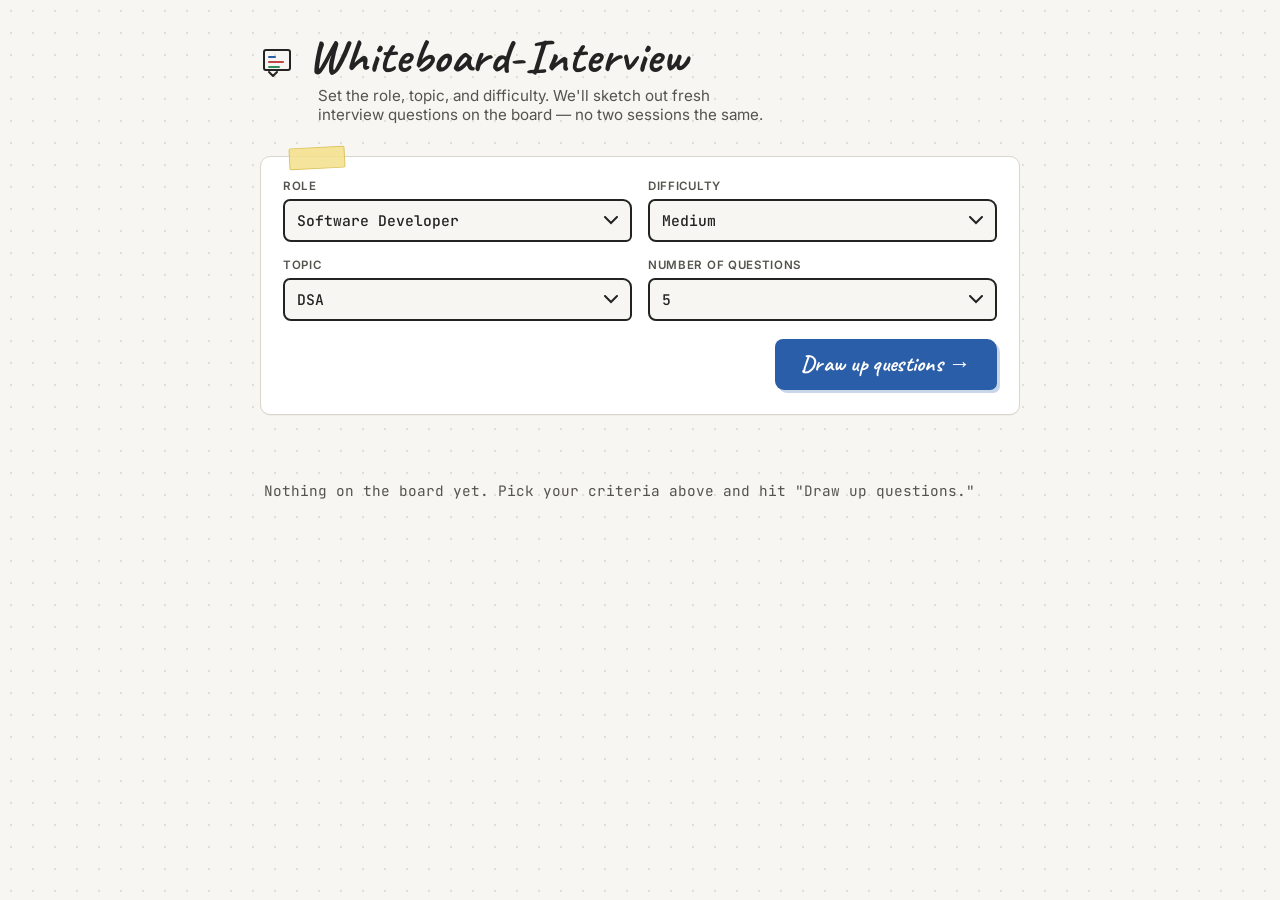
<file: index.html>
<!DOCTYPE html>
<html lang="en">
<head>
<meta charset="UTF-8">
<meta name="viewport" content="width=device-width, initial-scale=1.0">
<title>Whiteboard Interview—Question Generator</title>
<link rel="preconnect" href="https://fonts.googleapis.com">
<link href="https://fonts.googleapis.com/css2?family=Caveat:wght@500;700&family=JetBrains+Mono:wght@400;500;600&family=Inter:wght@400;500;600;700&display=swap" rel="stylesheet">
<link rel="stylesheet" href="style.css">
</head>
<body> 
  <div class="board">
    <header>
      <svg width="34" height="34" viewBox="0 0 34 34" fill="none">
        <rect x="4" y="4" width="26" height="20" rx="2" stroke="#232323" stroke-width="2"/>
        <path d="M9 26 L13 30 L17 26" stroke="#232323" stroke-width="2" stroke-linecap="round" stroke-linejoin="round"/>
        <path d="M9 11 L15 11" stroke="#2b5ea8" stroke-width="2" stroke-linecap="round"/>
        <path d="M9 16 L23 16" stroke="#c14343" stroke-width="2" stroke-linecap="round"/>
        <path d="M9 21 L19 21" stroke="#2f8f5b" stroke-width="2" stroke-linecap="round"/>
      </svg>
      <h1>Whiteboard-Interview</h1>
    </header>
    <p class="tagline">Set the role, topic, and difficulty. We'll sketch out fresh interview questions on the board — no two sessions the same.</p>

    <div class="panel">
      <div class="fields">
        <div class="field">
          <label for="role">Role</label>
          <select id="role">
            <option>Software Developer</option>
            <option>QA</option>
            <option>DevOps</option>
            <option>Frontend</option>
          </select>
        </div>
        <div class="field">
          <label for="difficulty">Difficulty</label>
          <select id="difficulty">
            <option>Easy</option>
            <option selected>Medium</option>
            <option>Hard</option>
          </select>
        </div>
        <div class="field">
          <label for="topic">Topic</label>
          <select id="topic">
            <option>DSA</option>
            <option>DBMS</option>
            <option>OOP</option>
            <option>OS</option>
            <option>CN</option>
          </select>
        </div>
        <div class="field">
          <label for="count">Number of questions</label>
          <select id="count">
            <option>5</option>
            <option>10</option>
            <option>15</option>
          </select>
        </div>
      </div>

      <div class="generate-row">
        <span id="status-msg"></span>
        <button id="generateBtn" type="button">Draw up questions →</button>
      </div>
    </div>

    <section class="results" id="results">
      <div class="empty-state">Nothing on the board yet. Pick your criteria above and hit "Draw up questions."</div>
    </section>

    <footer class="actions" id="actionsFooter" style="display:none;">
      <button class="eraser" id="eraseBtn" type="button">Wipe board clean</button>
    </footer>
  </div>

  <script src="questions-data.js"></script>
  <script src="script.js"></script>
</body>
</html>
</file>
<file: style.css>
:root{
  --paper: #f7f6f2;
  --paper-edge: #eae8e1;
  --ink: #232323;
  --ink-soft: #55534d;
  --marker-blue: #2b5ea8;
  --marker-blue-soft: #e7edf6;
  --marker-green: #2f8f5b;
  --marker-green-soft: #e6f2ea;
  --marker-red: #c14343;
  --marker-red-soft: #f6e8e6;
  --sticky: #f4e08a;
  --sticky-edge: #ddc45f;
  --line: #d8d5cb;
}

* { box-sizing: border-box; }

@media (prefers-reduced-motion: reduce) {
  *, *::before, *::after { animation-duration: 0.001ms !important; transition-duration: 0.001ms !important; }
}

body {
  margin: 0;
  min-height: 100vh;
  background:
    radial-gradient(circle, #e2dfd5 1px, transparent 1px);
  background-size: 22px 22px;
  background-color: var(--paper);
  font-family: 'Inter', sans-serif;
  color: var(--ink);
  padding: 32px 16px 80px;
}

.board {
  max-width: 760px;
  margin: 0 auto;
}

header {
  display: flex;
  align-items: flex-end;
  gap: 14px;
  margin-bottom: 6px;
}

header svg { flex-shrink: 0; }

h1 {
  font-family: 'Caveat', cursive;
  font-weight: 700;
  font-size: 3rem;
  margin: 0;
  line-height: 1;
  color: var(--ink);
  letter-spacing: 0.5px;
}

.tagline {
  font-size: 0.95rem;
  color: var(--ink-soft);
  margin: 4px 0 32px 58px;
  max-width: 46ch;
}

.panel {
  background: #fff;
  border: 1.5px solid var(--line);
  border-radius: 10px;
  padding: 22px 22px 24px;
  box-shadow: 0 1px 0 rgba(0,0,0,0.03);
  position: relative;
}

.panel::before {
  content: "";
  position: absolute;
  top: -10px; left: 28px;
  width: 54px; height: 20px;
  background: rgba(244,224,138,0.85);
  border: 1px solid var(--sticky-edge);
  transform: rotate(-3deg);
  border-radius: 2px;
}

.fields {
  display: grid;
  grid-template-columns: repeat(2, 1fr);
  gap: 16px;
  margin-bottom: 8px;
}

.field label {
  display: block;
  font-size: 0.72rem;
  font-weight: 600;
  letter-spacing: 0.06em;
  text-transform: uppercase;
  color: var(--ink-soft);
  margin-bottom: 6px;
}

.field select {
  width: 100%;
  appearance: none;
  -webkit-appearance: none;
  background: var(--paper);
  border: 2px solid var(--ink);
  border-radius: 7px 9px 6px 8px;
  padding: 10px 34px 10px 12px;
  font-family: 'JetBrains Mono', monospace;
  font-size: 0.92rem;
  font-weight: 500;
  color: var(--ink);
  cursor: pointer;
  background-image: url("data:image/svg+xml,%3Csvg xmlns='http://www.w3.org/2000/svg' width='14' height='9' viewBox='0 0 14 9'%3E%3Cpath d='M1 1L7 7L13 1' stroke='%23232323' stroke-width='2' fill='none' stroke-linecap='round'/%3E%3C/svg%3E");
  background-repeat: no-repeat;
  background-position: right 12px center;
  transition: border-color 0.15s, transform 0.1s;
}

.field select:hover { border-color: var(--marker-blue); }
.field select:focus-visible {
  outline: 3px solid var(--marker-blue);
  outline-offset: 2px;
}

.generate-row {
  display: flex;
  justify-content: flex-end;
  align-items: center;
  gap: 10px;
  margin-top: 18px;
}

#status-msg {
  font-family: 'JetBrains Mono', monospace;
  font-size: 0.82rem;
  color: var(--marker-red);
}

button#generateBtn {
  font-family: 'Caveat', cursive;
  font-weight: 700;
  font-size: 1.4rem;
  color: #fff;
  background: var(--marker-blue);
  border: none;
  border-radius: 8px 10px 7px 9px;
  padding: 10px 26px 12px;
  cursor: pointer;
  letter-spacing: 0.3px;
  box-shadow: 3px 3px 0 rgba(43,94,168,0.25);
  transition: transform 0.12s ease, box-shadow 0.12s ease;
}

button#generateBtn:hover { transform: translate(-1px,-1px); box-shadow: 4px 4px 0 rgba(43,94,168,0.3); }
button#generateBtn:active { transform: translate(1px,1px); box-shadow: 1px 1px 0 rgba(43,94,168,0.3); }
button#generateBtn:disabled { opacity: 0.55; cursor: default; transform:none; box-shadow: 3px 3px 0 rgba(43,94,168,0.25); }
button#generateBtn:focus-visible { outline: 3px solid var(--ink); outline-offset: 3px; }

button.eraser {
  font-family: 'Inter', sans-serif;
  font-size: 0.82rem;
  font-weight: 600;
  color: var(--ink-soft);
  background: transparent;
  border: 1.5px dashed var(--line);
  border-radius: 7px;
  padding: 8px 14px;
  cursor: pointer;
}
button.eraser:hover { border-color: var(--marker-red); color: var(--marker-red); }
button.eraser:focus-visible { outline: 2px solid var(--marker-red); outline-offset: 2px; }

/* results */
.results { margin-top: 34px; }

.loading {
  font-family: 'JetBrains Mono', monospace;
  color: var(--ink-soft);
  font-size: 0.95rem;
  display: flex;
  align-items: center;
  gap: 10px;
  padding: 20px 4px;
}

.squiggle {
  width: 34px; height: 14px;
  flex-shrink: 0;
}
.squiggle path {
  fill: none;
  stroke: var(--marker-blue);
  stroke-width: 2.5;
  stroke-linecap: round;
  stroke-dasharray: 60;
  stroke-dashoffset: 60;
  animation: draw 1.1s ease-in-out infinite;
}
@keyframes draw {
  0% { stroke-dashoffset: 60; }
  50% { stroke-dashoffset: 0; }
  100% { stroke-dashoffset: -60; }
}

.q-card {
  display: flex;
  gap: 16px;
  padding: 20px 4px 22px;
  border-bottom: 1.5px solid var(--line);
  opacity: 0;
  animation: settle 0.4s ease forwards;
}
.q-card:last-child { border-bottom: none; }

@keyframes settle {
  from { opacity: 0; transform: translateY(6px); }
  to { opacity: 1; transform: translateY(0); }
}

.q-num {
  flex-shrink: 0;
  width: 40px; height: 40px;
  border: 2.5px solid currentColor;
  border-radius: 255px 15px 225px 15px / 15px 225px 15px 255px;
  display: flex; align-items: center; justify-content: center;
  font-family: 'Caveat', cursive;
  font-weight: 700;
  font-size: 1.35rem;
  margin-top: 2px;
}
.q-num.easy  { color: var(--marker-green); }
.q-num.medium{ color: var(--marker-blue); }
.q-num.hard  { color: var(--marker-red); }

.q-body { flex: 1; min-width: 0; }

.q-meta {
  display: flex;
  align-items: center;
  gap: 8px;
  margin-bottom: 6px;
}

.tag {
  font-family: 'Inter', sans-serif;
  font-size: 0.68rem;
  font-weight: 700;
  letter-spacing: 0.05em;
  text-transform: uppercase;
  padding: 2px 8px;
  border-radius: 4px;
}
.tag.easy   { color: var(--marker-green); background: var(--marker-green-soft); }
.tag.medium { color: var(--marker-blue);  background: var(--marker-blue-soft); }
.tag.hard   { color: var(--marker-red);   background: var(--marker-red-soft); }

.q-text {
  font-family: 'JetBrains Mono', monospace;
  font-size: 0.96rem;
  line-height: 1.5;
  color: var(--ink);
  margin: 0 0 10px;
}

.hint-toggle {
  font-family: 'Inter', sans-serif;
  font-size: 0.78rem;
  font-weight: 600;
  color: var(--marker-blue);
  background: none;
  border: none;
  padding: 0;
  cursor: pointer;
  text-decoration: underline;
  text-underline-offset: 3px;
}
.hint-toggle:focus-visible { outline: 2px solid var(--marker-blue); outline-offset: 3px; }

.hint-note {
  display: none;
  margin-top: 10px;
  background: var(--sticky);
  border: 1px solid var(--sticky-edge);
  border-radius: 2px 8px 2px 8px;
  padding: 10px 12px;
  font-family: 'Caveat', cursive;
  font-size: 1.15rem;
  line-height: 1.3;
  color: #3a3418;
  max-width: 90%;
  transform: rotate(-0.6deg);
  box-shadow: 1px 2px 4px rgba(0,0,0,0.08);
}
.hint-note.show { display: block; }

.empty-state {
  font-family: 'JetBrains Mono', monospace;
  color: var(--ink-soft);
  font-size: 0.9rem;
  padding: 30px 4px;
  line-height: 1.6;
}

footer.actions {
  display: flex;
  justify-content: flex-end;
  margin-top: 6px;
}

@media (max-width: 560px) {
  .fields { grid-template-columns: 1fr; }
  h1 { font-size: 2.3rem; }
  .tagline { margin-left: 0; }
  header { flex-direction: column; align-items: flex-start; gap: 4px; }
}
</file>
<file: hey2.css>
:root{
  --paper: #f7f6f2;
  --paper-edge: #eae8e1;
  --ink: #232323;
  --ink-soft: #55534d;
  --marker-blue: #2b5ea8;
  --marker-blue-soft: #e7edf6;
  --marker-green: #2f8f5b;
  --marker-green-soft: #e6f2ea;
  --marker-red: #c14343;
  --marker-red-soft: #f6e8e6;
  --sticky: #f4e08a;
  --sticky-edge: #ddc45f;
  --line: #d8d5cb;
}

* { box-sizing: border-box; }

@media (prefers-reduced-motion: reduce) {
  *, *::before, *::after { animation-duration: 0.001ms !important; transition-duration: 0.001ms !important; }
}

body {
  margin: 0;
  min-height: 100vh;
  background:
    radial-gradient(circle, #e2dfd5 1px, transparent 1px);
  background-size: 22px 22px;
  background-color: var(--paper);
  font-family: 'Inter', sans-serif;
  color: var(--ink);
  padding: 32px 16px 80px;
}

.board {
  max-width: 760px;
  margin: 0 auto;
}

header {
  display: flex;
  align-items: flex-end;
  gap: 14px;
  margin-bottom: 6px;
}

header svg { flex-shrink: 0; }

h1 {
  font-family: 'Caveat', cursive;
  font-weight: 700;
  font-size: 3rem;
  margin: 0;
  line-height: 1;
  color: var(--ink);
  letter-spacing: 0.5px;
}

.tagline {
  font-size: 0.95rem;
  color: var(--ink-soft);
  margin: 4px 0 32px 58px;
  max-width: 46ch;
}

.panel {
  background: #fff;
  border: 1.5px solid var(--line);
  border-radius: 10px;
  padding: 22px 22px 24px;
  box-shadow: 0 1px 0 rgba(0,0,0,0.03);
  position: relative;
}

.panel::before {
  content: "";
  position: absolute;
  top: -10px; left: 28px;
  width: 54px; height: 20px;
  background: rgba(244,224,138,0.85);
  border: 1px solid var(--sticky-edge);
  transform: rotate(-3deg);
  border-radius: 2px;
}

.fields {
  display: grid;
  grid-template-columns: repeat(2, 1fr);
  gap: 16px;
  margin-bottom: 8px;
}

.field label {
  display: block;
  font-size: 0.72rem;
  font-weight: 600;
  letter-spacing: 0.06em;
  text-transform: uppercase;
  color: var(--ink-soft);
  margin-bottom: 6px;
}

.field select {
  width: 100%;
  appearance: none;
  -webkit-appearance: none;
  background: var(--paper);
  border: 2px solid var(--ink);
  border-radius: 7px 9px 6px 8px;
  padding: 10px 34px 10px 12px;
  font-family: 'JetBrains Mono', monospace;
  font-size: 0.92rem;
  font-weight: 500;
  color: var(--ink);
  cursor: pointer;
  background-image: url("data:image/svg+xml,%3Csvg xmlns='http://www.w3.org/2000/svg' width='14' height='9' viewBox='0 0 14 9'%3E%3Cpath d='M1 1L7 7L13 1' stroke='%23232323' stroke-width='2' fill='none' stroke-linecap='round'/%3E%3C/svg%3E");
  background-repeat: no-repeat;
  background-position: right 12px center;
  transition: border-color 0.15s, transform 0.1s;
}

.field select:hover { border-color: var(--marker-blue); }
.field select:focus-visible {
  outline: 3px solid var(--marker-blue);
  outline-offset: 2px;
}

.generate-row {
  display: flex;
  justify-content: flex-end;
  align-items: center;
  gap: 10px;
  margin-top: 18px;
}

#status-msg {
  font-family: 'JetBrains Mono', monospace;
  font-size: 0.82rem;
  color: var(--marker-red);
}

button#generateBtn {
  font-family: 'Caveat', cursive;
  font-weight: 700;
  font-size: 1.4rem;
  color: #fff;
  background: var(--marker-blue);
  border: none;
  border-radius: 8px 10px 7px 9px;
  padding: 10px 26px 12px;
  cursor: pointer;
  letter-spacing: 0.3px;
  box-shadow: 3px 3px 0 rgba(43,94,168,0.25);
  transition: transform 0.12s ease, box-shadow 0.12s ease;
}

button#generateBtn:hover { transform: translate(-1px,-1px); box-shadow: 4px 4px 0 rgba(43,94,168,0.3); }
button#generateBtn:active { transform: translate(1px,1px); box-shadow: 1px 1px 0 rgba(43,94,168,0.3); }
button#generateBtn:disabled { opacity: 0.55; cursor: default; transform:none; box-shadow: 3px 3px 0 rgba(43,94,168,0.25); }
button#generateBtn:focus-visible { outline: 3px solid var(--ink); outline-offset: 3px; }

button.eraser {
  font-family: 'Inter', sans-serif;
  font-size: 0.82rem;
  font-weight: 600;
  color: var(--ink-soft);
  background: transparent;
  border: 1.5px dashed var(--line);
  border-radius: 7px;
  padding: 8px 14px;
  cursor: pointer;
}
button.eraser:hover { border-color: var(--marker-red); color: var(--marker-red); }
button.eraser:focus-visible { outline: 2px solid var(--marker-red); outline-offset: 2px; }

/* results */
.results { margin-top: 34px; }

.loading {
  font-family: 'JetBrains Mono', monospace;
  color: var(--ink-soft);
  font-size: 0.95rem;
  display: flex;
  align-items: center;
  gap: 10px;
  padding: 20px 4px;
}

.squiggle {
  width: 34px; height: 14px;
  flex-shrink: 0;
}
.squiggle path {
  fill: none;
  stroke: var(--marker-blue);
  stroke-width: 2.5;
  stroke-linecap: round;
  stroke-dasharray: 60;
  stroke-dashoffset: 60;
  animation: draw 1.1s ease-in-out infinite;
}
@keyframes draw {
  0% { stroke-dashoffset: 60; }
  50% { stroke-dashoffset: 0; }
  100% { stroke-dashoffset: -60; }
}

.q-card {
  display: flex;
  gap: 16px;
  padding: 20px 4px 22px;
  border-bottom: 1.5px solid var(--line);
  opacity: 0;
  animation: settle 0.4s ease forwards;
}
.q-card:last-child { border-bottom: none; }

@keyframes settle {
  from { opacity: 0; transform: translateY(6px); }
  to { opacity: 1; transform: translateY(0); }
}

.q-num {
  flex-shrink: 0;
  width: 40px; height: 40px;
  border: 2.5px solid currentColor;
  border-radius: 255px 15px 225px 15px / 15px 225px 15px 255px;
  display: flex; align-items: center; justify-content: center;
  font-family: 'Caveat', cursive;
  font-weight: 700;
  font-size: 1.35rem;
  margin-top: 2px;
}
.q-num.easy  { color: var(--marker-green); }
.q-num.medium{ color: var(--marker-blue); }
.q-num.hard  { color: var(--marker-red); }

.q-body { flex: 1; min-width: 0; }

.q-meta {
  display: flex;
  align-items: center;
  gap: 8px;
  margin-bottom: 6px;
}

.tag {
  font-family: 'Inter', sans-serif;
  font-size: 0.68rem;
  font-weight: 700;
  letter-spacing: 0.05em;
  text-transform: uppercase;
  padding: 2px 8px;
  border-radius: 4px;
}
.tag.easy   { color: var(--marker-green); background: var(--marker-green-soft); }
.tag.medium { color: var(--marker-blue);  background: var(--marker-blue-soft); }
.tag.hard   { color: var(--marker-red);   background: var(--marker-red-soft); }

.q-text {
  font-family: 'JetBrains Mono', monospace;
  font-size: 0.96rem;
  line-height: 1.5;
  color: var(--ink);
  margin: 0 0 10px;
}

.hint-toggle {
  font-family: 'Inter', sans-serif;
  font-size: 0.78rem;
  font-weight: 600;
  color: var(--marker-blue);
  background: none;
  border: none;
  padding: 0;
  cursor: pointer;
  text-decoration: underline;
  text-underline-offset: 3px;
}
.hint-toggle:focus-visible { outline: 2px solid var(--marker-blue); outline-offset: 3px; }

.hint-note {
  display: none;
  margin-top: 10px;
  background: var(--sticky);
  border: 1px solid var(--sticky-edge);
  border-radius: 2px 8px 2px 8px;
  padding: 10px 12px;
  font-family: 'Caveat', cursive;
  font-size: 1.15rem;
  line-height: 1.3;
  color: #3a3418;
  max-width: 90%;
  transform: rotate(-0.6deg);
  box-shadow: 1px 2px 4px rgba(0,0,0,0.08);
}
.hint-note.show { display: block; }

.empty-state {
  font-family: 'JetBrains Mono', monospace;
  color: var(--ink-soft);
  font-size: 0.9rem;
  padding: 30px 4px;
  line-height: 1.6;
}

footer.actions {
  display: flex;
  justify-content: flex-end;
  margin-top: 6px;
}

@media (max-width: 560px) {
  .fields { grid-template-columns: 1fr; }
  h1 { font-size: 2.3rem; }
  .tagline { margin-left: 0; }
  header { flex-direction: column; align-items: flex-start; gap: 4px; }
}
</file>
